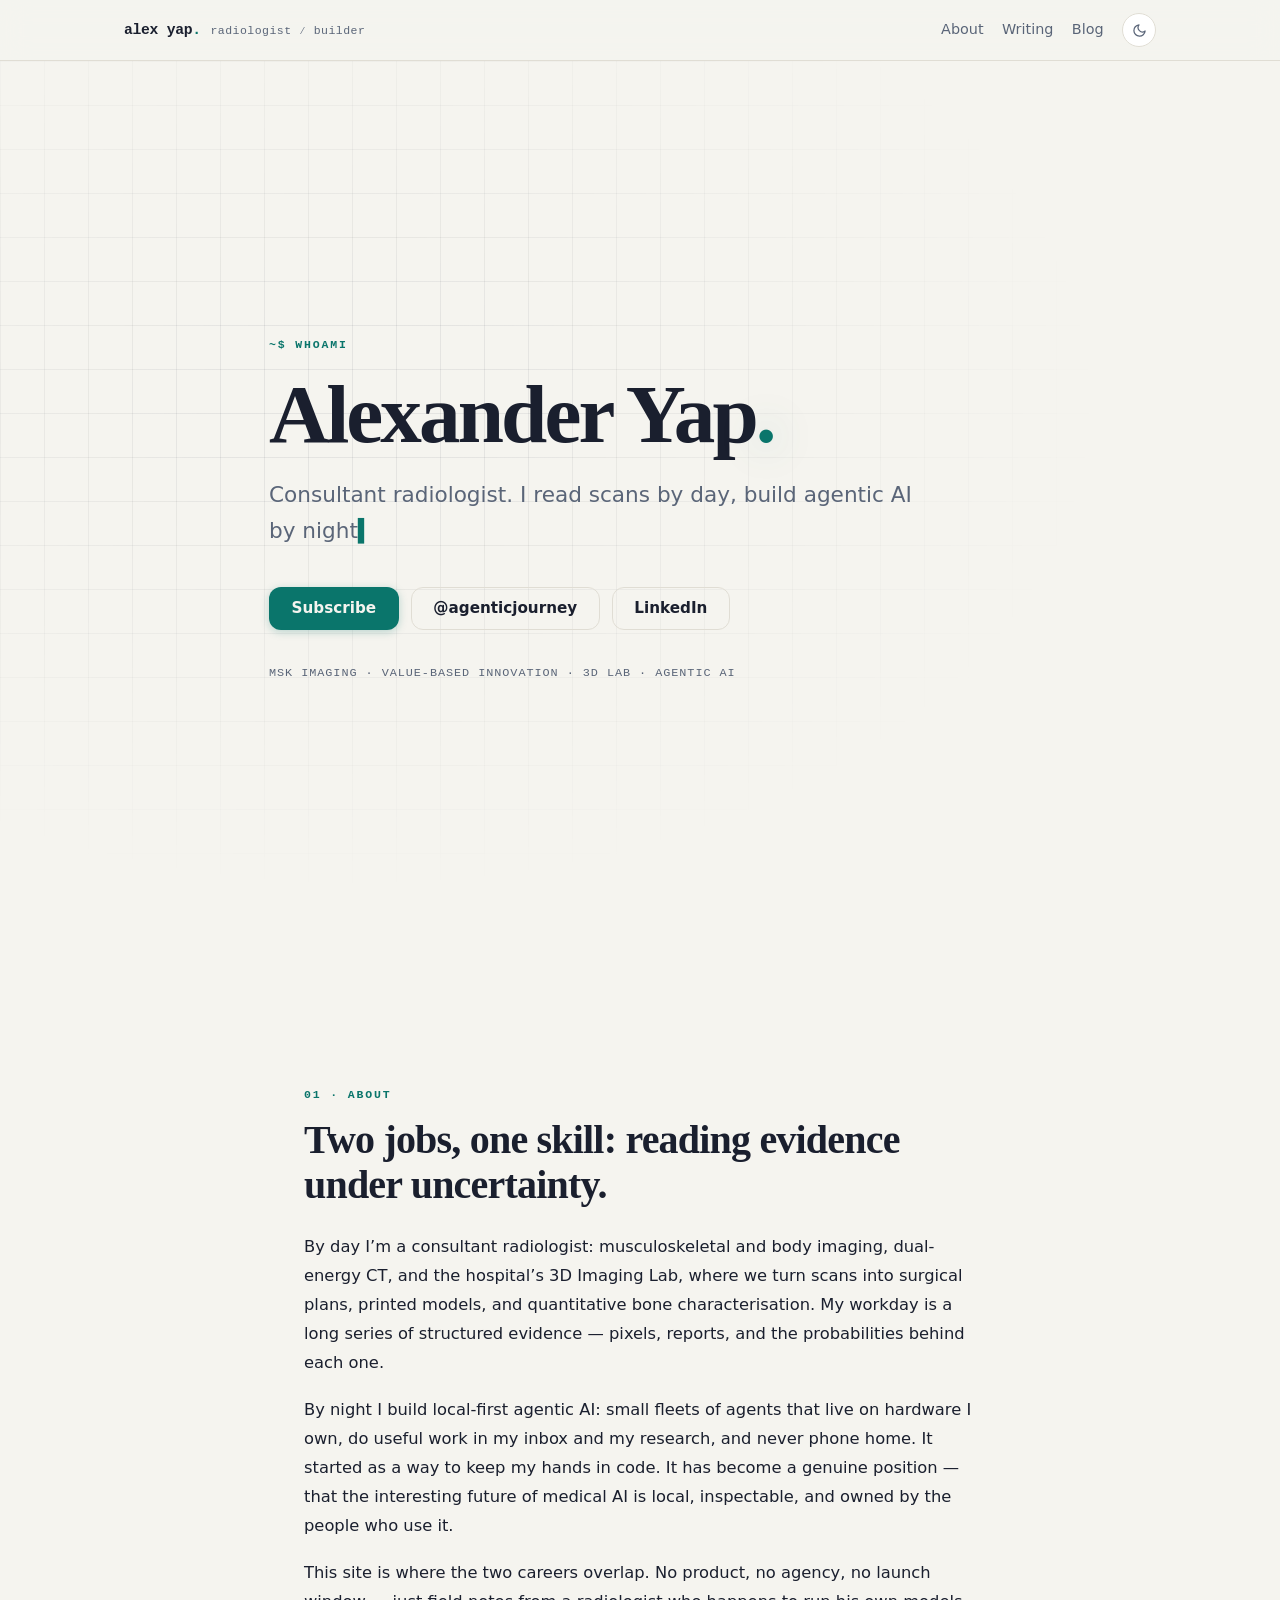
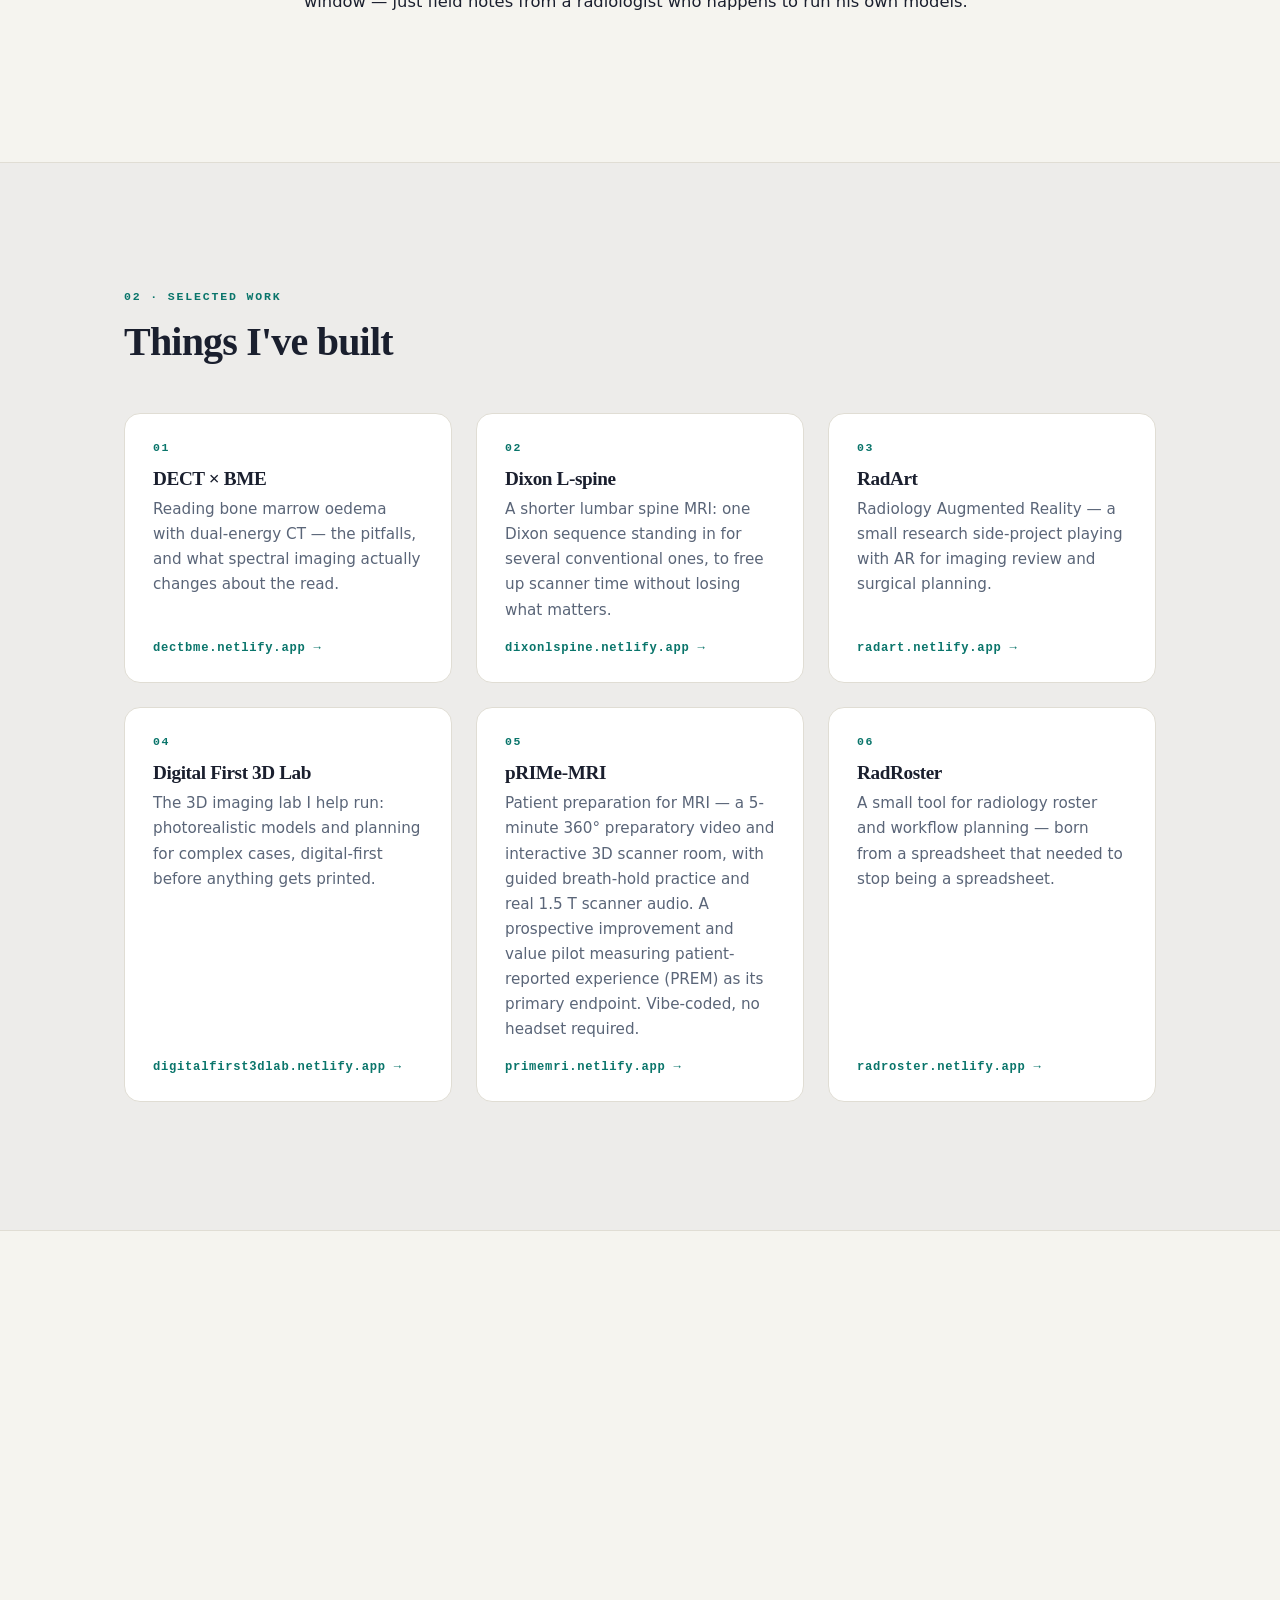
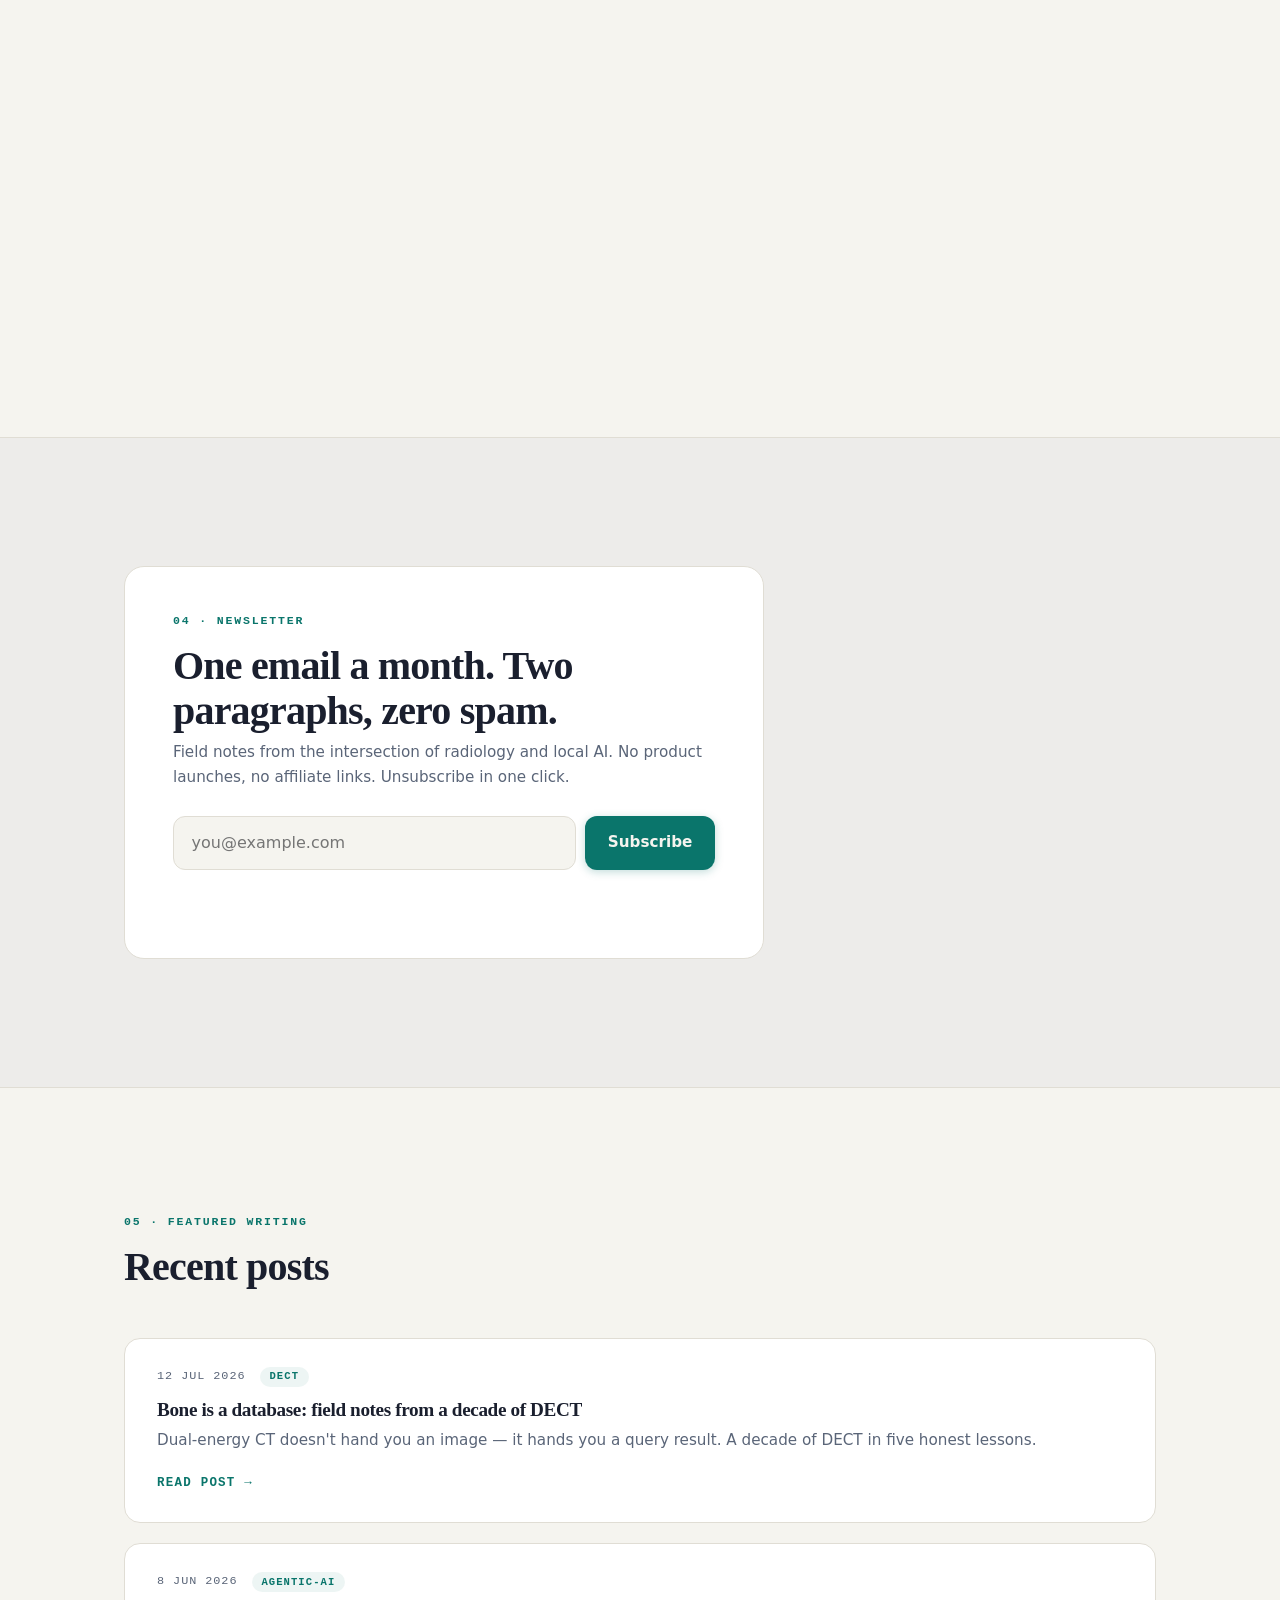
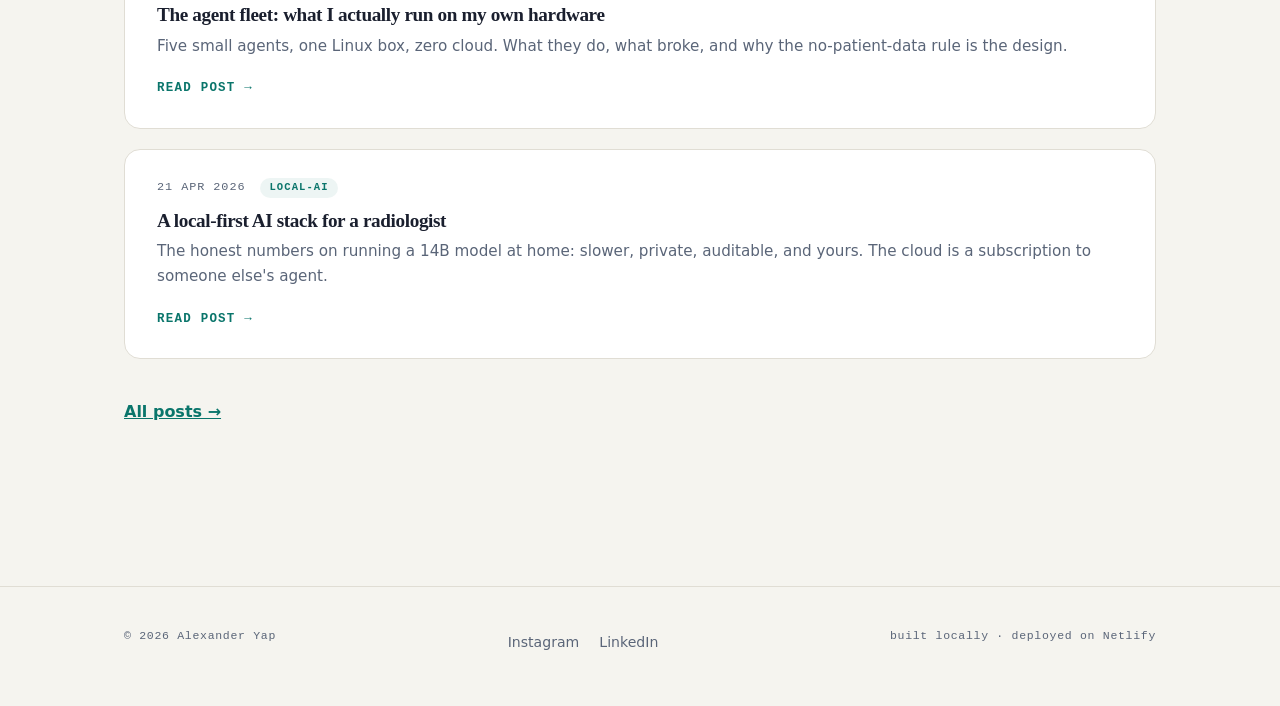
<file: index.html>
<!doctype html>
<html lang="en">
<head>
  <meta charset="utf-8">
  <meta name="viewport" content="width=device-width, initial-scale=1">
  <title>Alexander Yap — Consultant Radiologist · Agentic AI Builder</title>
  <meta name="description" content="Alexander Yap is a consultant radiologist (MSK, body imaging, DECT, 3D Imaging Lab) who builds local-first agentic AI. Field notes from both careers.">
  <link rel="icon" href="data:image/svg+xml,%3Csvg xmlns='http://www.w3.org/2000/svg' viewBox='0 0 64 64'%3E%3Crect width='64' height='64' rx='14' fill='%232dd4bf'/%3E%3Ctext x='32' y='44' font-family='monospace' font-size='38' font-weight='700' text-anchor='middle' fill='%230b1220'%3Ea%3C/text%3E%3C/svg%3E">
  <script>
    (function () {
      var t = localStorage.getItem("theme") || (matchMedia("(prefers-color-scheme: dark)").matches ? "dark" : "light");
      document.documentElement.dataset.theme = t;
    })();
  </script>
  <link rel="stylesheet" href="assets/styles.css">
</head>
<body>
  <div class="scroll-progress" aria-hidden="true"></div>
  <a class="skip" href="#main">Skip to content</a>

  <header class="nav">
    <div class="container nav-inner">
      <a class="brand" href="index.html">alex yap<span class="t">.</span><span class="brand-sub">radiologist ∕ builder</span></a>
      <nav class="nav-links" aria-label="Primary">
        <a href="#about">About</a>
        <a href="#writing">Writing</a>
        <a href="blog.html">Blog</a>
        <button class="theme-btn" type="button" aria-label="Toggle color theme">
          <svg class="icon-sun" width="15" height="15" viewBox="0 0 24 24" fill="none" stroke="currentColor" stroke-width="2" stroke-linecap="round" aria-hidden="true"><circle cx="12" cy="12" r="4"/><path d="M12 2v2m0 16v2M4.9 4.9l1.4 1.4m11.4 11.4 1.4 1.4M2 12h2m16 0h2M4.9 19.1l1.4-1.4m11.4-11.4 1.4-1.4"/></svg>
          <svg class="icon-moon" width="15" height="15" viewBox="0 0 24 24" fill="none" stroke="currentColor" stroke-width="2" stroke-linecap="round" stroke-linejoin="round" aria-hidden="true"><path d="M21 12.8A9 9 0 1 1 11.2 3a7 7 0 0 0 9.8 9.8Z"/></svg>
        </button>
      </nav>
    </div>
  </header>

  <main id="main">
    <!-- hero -->
    <section class="hero">
      <div class="container">
        <p class="label hero-anim" style="--d:.1s">~$ whoami</p>
        <h1 class="hero-anim" style="--d:.2s">Alexander Yap<span class="accent">.</span></h1>
        <p class="lede hero-anim" style="--d:.35s">Consultant radiologist. I read scans by day, build agentic&nbsp;AI by&nbsp;night<span class="cursor" aria-hidden="true">▍</span></p>
        <div class="hero-ctas hero-anim" style="--d:.5s">
          <a class="btn btn-primary" href="#newsletter">Subscribe</a>
          <a class="btn btn-ghost" href="https://instagram.com/agenticjourney" target="_blank" rel="me">@agenticjourney</a>
          <a class="btn btn-ghost" href="https://www.linkedin.com/in/alexanderyaprad/" target="_blank" rel="noopener">LinkedIn</a>
        </div>
        <p class="hero-meta hero-anim" style="--d:.65s">MSK Imaging · Value-Based Innovation · 3D Lab · Agentic AI</p>
      </div>
    </section>

    <!-- about -->
    <section id="about" class="section">
      <div class="container narrow">
        <p class="label reveal">01 · about</p>
        <h2 class="reveal">Two jobs, one skill: reading evidence under uncertainty.</h2>
        <div class="prose reveal">
          <p>By day I’m a consultant radiologist: musculoskeletal and body imaging, dual-energy CT, and the hospital’s 3D Imaging Lab, where we turn scans into surgical plans, printed models, and quantitative bone characterisation. My workday is a long series of structured evidence — pixels, reports, and the probabilities behind each one.</p>
          <p>By night I build local-first agentic AI: small fleets of agents that live on hardware I own, do useful work in my inbox and my research, and never phone home. It started as a way to keep my hands in code. It has become a genuine position — that the interesting future of medical AI is local, inspectable, and owned by the people who use it.</p>
          <p>This site is where the two careers overlap. No product, no agency, no launch window — just field notes from a radiologist who happens to run his own models.</p>
        </div>
      </div>
    </section>

    <!-- selected work -->
    <section class="section alt">
      <div class="container">
        <div class="section-head">
          <p class="label reveal">02 · selected work</p>
          <h2 class="reveal">Things I've built</h2>
        </div>
        <div class="work-grid">
          <a class="work reveal" href="https://dectbme.netlify.app" target="_blank" rel="noopener">
            <span class="num">01</span>
            <h3>DECT × BME</h3>
            <p>Reading bone marrow oedema with dual-energy CT — the pitfalls, and what spectral imaging actually changes about the read.</p>
            <span class="visit">dectbme.netlify.app →</span>
          </a>
          <a class="work reveal" style="--d:.06s" href="https://dixonlspine.netlify.app" target="_blank" rel="noopener">
            <span class="num">02</span>
            <h3>Dixon L-spine</h3>
            <p>A shorter lumbar spine MRI: one Dixon sequence standing in for several conventional ones, to free up scanner time without losing what matters.</p>
            <span class="visit">dixonlspine.netlify.app →</span>
          </a>
          <a class="work reveal" style="--d:.12s" href="https://radart.netlify.app" target="_blank" rel="noopener">
            <span class="num">03</span>
            <h3>RadArt</h3>
            <p>Radiology Augmented Reality — a small research side-project playing with AR for imaging review and surgical planning.</p>
            <span class="visit">radart.netlify.app →</span>
          </a>
          <a class="work reveal" style="--d:.06s" href="https://digitalfirst3dlab.netlify.app" target="_blank" rel="noopener">
            <span class="num">04</span>
            <h3>Digital First 3D Lab</h3>
            <p>The 3D imaging lab I help run: photorealistic models and planning for complex cases, digital-first before anything gets printed.</p>
            <span class="visit">digitalfirst3dlab.netlify.app →</span>
          </a>
          <a class="work reveal" style="--d:.12s" href="https://primemri.netlify.app" target="_blank" rel="noopener">
            <span class="num">05</span>
            <h3>pRIMe-MRI</h3>
            <p>Patient preparation for MRI — a 5-minute 360° preparatory video and interactive 3D scanner room, with guided breath-hold practice and real 1.5 T scanner audio. A prospective improvement and value pilot measuring patient-reported experience (PREM) as its primary endpoint. Vibe-coded, no headset required.</p>
            <span class="visit">primemri.netlify.app →</span>
          </a>
          <a class="work reveal" style="--d:.06s" href="https://radroster.netlify.app" target="_blank" rel="noopener">
            <span class="num">06</span>
            <h3>RadRoster</h3>
            <p>A small tool for radiology roster and workflow planning — born from a spreadsheet that needed to stop being a spreadsheet.</p>
            <span class="visit">radroster.netlify.app →</span>
          </a>
        </div>
      </div>
    </section>

    <!-- pillars -->
    <section class="section">
      <div class="container">
        <div class="section-head">
          <p class="label reveal">03 · what i care about</p>
          <h2 class="reveal">What I care about</h2>
        </div>
        <div class="grid grid-2">
          <div class="card reveal">
            <span class="num">01</span>
            <h3>MSK Imaging</h3>
            <p>Musculoskeletal radiology, dual-energy CT, bone marrow oedema, occult fractures — the daily work of reading scans under uncertainty.</p>
          </div>
          <div class="card reveal" style="--d:.06s">
            <span class="num">02</span>
            <h3>Value-Based Innovations</h3>
            <p>Protocol redesign, sustainability, responsible AI adoption — making imaging better without making it more expensive.</p>
          </div>
          <div class="card reveal" style="--d:.12s">
            <span class="num">03</span>
            <h3>3D Lab</h3>
            <p>Advanced visualisation, cinematic rendering, XR, medical 3D printing — turning scans into something you can hold.</p>
          </div>
          <div class="card reveal" style="--d:.18s">
            <span class="num">04</span>
            <h3>Agentic AI</h3>
            <p>Local-first agents, self-hosted models, the intersection where medicine meets personal computing.</p>
          </div>
        </div>
      </div>
    </section>

    <!-- newsletter -->
    <section id="newsletter" class="section alt">
      <div class="container">
        <div class="signup reveal">
          <p class="label">04 · newsletter</p>
          <h2>One email a month. Two paragraphs, zero spam.</h2>
          <p class="sub">Field notes from the intersection of radiology and local AI. No product launches, no affiliate links. Unsubscribe in one click.</p>
          <!--
            BUTTONDOWN: replace YOUR_BUTTONDOWN_USERNAME with your Buttondown
            email/username. See README.md, step 5, for how to get it.
          -->
          <form id="newsletter-form" class="signup-form"
                action="https://buttondown.email/api/emails/subscribe?access_code=YOUR_BUTTONDOWN_USERNAME">
            <label class="skip" for="newsletter-email">Email address</label>
            <input type="email" id="newsletter-email" name="email" placeholder="you@example.com" required autocomplete="email">
            <button class="btn btn-primary" type="submit">Subscribe</button>
          </form>
          <p class="signup-msg" id="newsletter-msg" role="status" aria-live="polite"></p>
        </div>
      </div>
    </section>

    <!-- featured writing -->
    <section id="writing" class="section">
      <div class="container">
        <div class="section-head">
          <p class="label reveal">05 · featured writing</p>
          <h2 class="reveal">Recent posts</h2>
        </div>
        <div class="post-grid" id="post-grid" data-posts="featured"></div>
        <a class="all-posts" href="blog.html">All posts →</a>
      </div>
    </section>
  </main>

  <footer class="footer">
    <div class="container footer-inner">
      <p class="colophon">© <span id="year">2026</span> Alexander Yap</p>
      <nav class="footer-links" aria-label="Elsewhere">
        <a href="https://instagram.com/agenticjourney" target="_blank" rel="me">Instagram</a>
        <a href="https://www.linkedin.com/in/alexanderyaprad/" target="_blank" rel="noopener">LinkedIn</a>
      </nav>
      <p class="colophon">built locally · deployed on Netlify</p>
    </div>
  </footer>

  <script src="assets/script.js"></script>
</body>
</html>
</file>
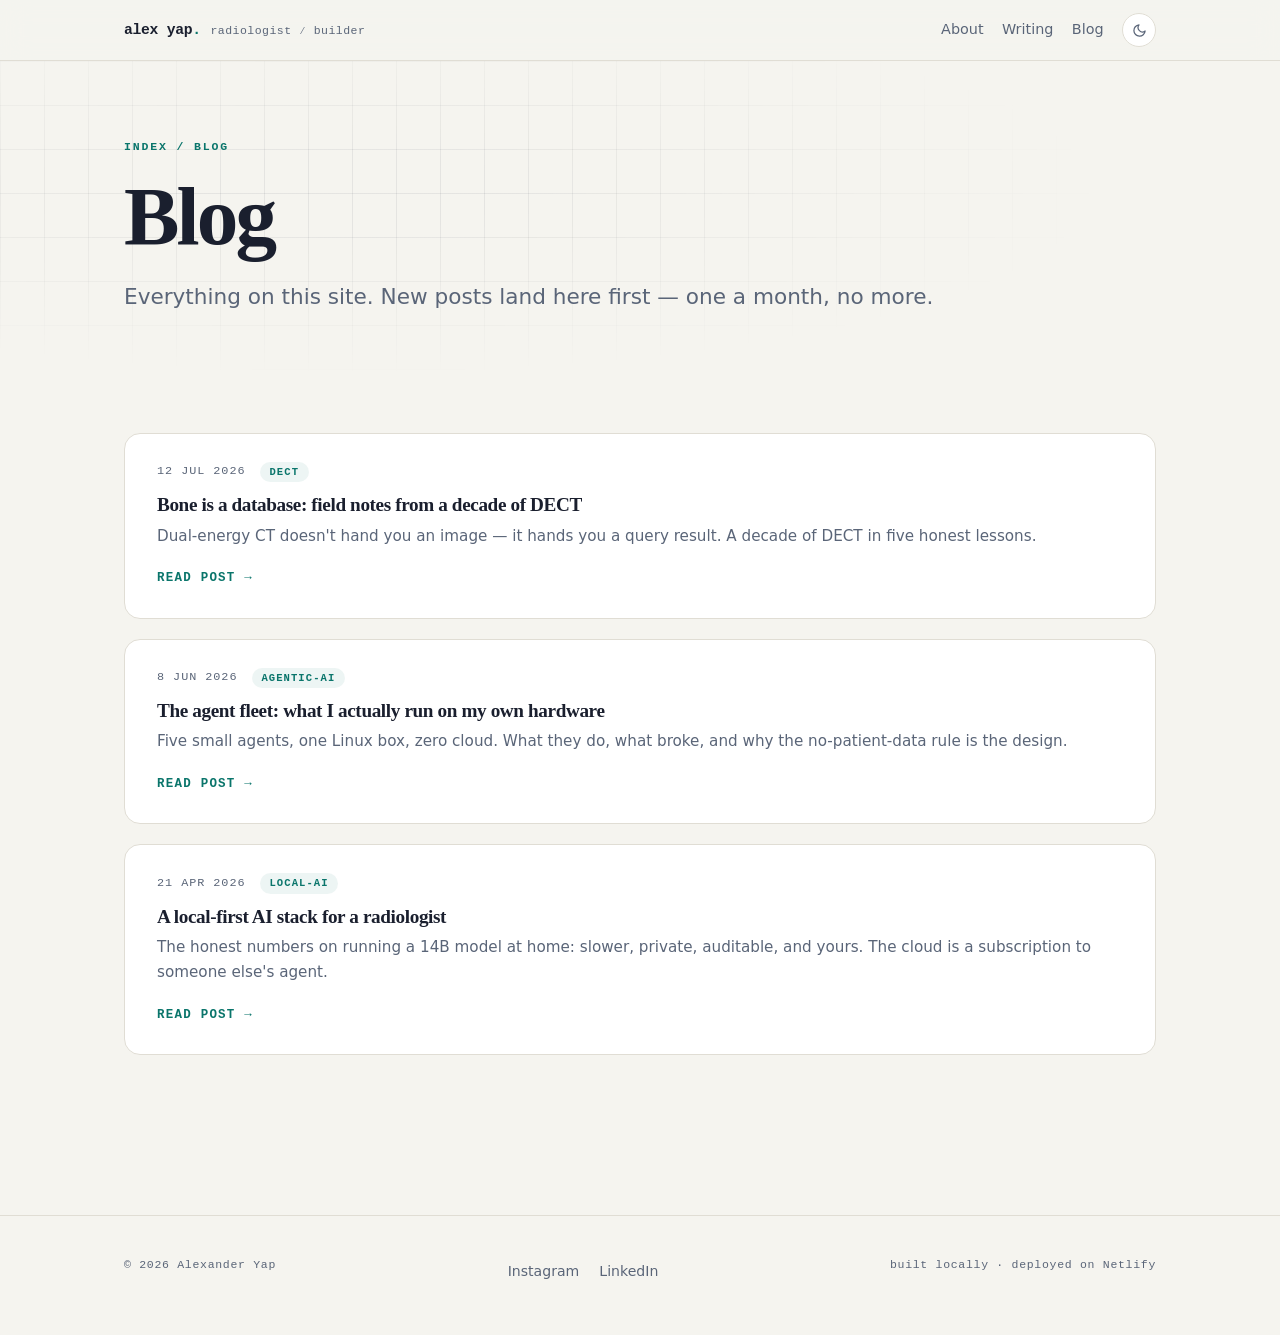
<file: blog.html>
<!doctype html>
<html lang="en">
<head>
  <meta charset="utf-8">
  <meta name="viewport" content="width=device-width, initial-scale=1">
  <title>Blog — Alexander Yap</title>
  <meta name="description" content="All posts from Alexander Yap: agentic & local-first AI, healthcare & radiology AI, and the journey between two careers.">
  <link rel="icon" href="data:image/svg+xml,%3Csvg xmlns='http://www.w3.org/2000/svg' viewBox='0 0 64 64'%3E%3Crect width='64' height='64' rx='14' fill='%232dd4bf'/%3E%3Ctext x='32' y='44' font-family='monospace' font-size='38' font-weight='700' text-anchor='middle' fill='%230b1220'%3Ea%3C/text%3E%3C/svg%3E">
  <script>
    (function () {
      var t = localStorage.getItem("theme") || (matchMedia("(prefers-color-scheme: dark)").matches ? "dark" : "light");
      document.documentElement.dataset.theme = t;
    })();
  </script>
  <link rel="stylesheet" href="assets/styles.css">
</head>
<body>
  <div class="scroll-progress" aria-hidden="true"></div>
  <a class="skip" href="#main">Skip to content</a>

  <header class="nav">
    <div class="container nav-inner">
      <a class="brand" href="index.html">alex yap<span class="t">.</span><span class="brand-sub">radiologist ∕ builder</span></a>
      <nav class="nav-links" aria-label="Primary">
        <a href="index.html#about">About</a>
        <a href="index.html#writing">Writing</a>
        <a href="blog.html">Blog</a>
        <button class="theme-btn" type="button" aria-label="Toggle color theme">
          <svg class="icon-sun" width="15" height="15" viewBox="0 0 24 24" fill="none" stroke="currentColor" stroke-width="2" stroke-linecap="round" aria-hidden="true"><circle cx="12" cy="12" r="4"/><path d="M12 2v2m0 16v2M4.9 4.9l1.4 1.4m11.4 11.4 1.4 1.4M2 12h2m16 0h2M4.9 19.1l1.4-1.4m11.4-11.4 1.4-1.4"/></svg>
          <svg class="icon-moon" width="15" height="15" viewBox="0 0 24 24" fill="none" stroke="currentColor" stroke-width="2" stroke-linecap="round" stroke-linejoin="round" aria-hidden="true"><path d="M21 12.8A9 9 0 1 1 11.2 3a7 7 0 0 0 9.8 9.8Z"/></svg>
        </button>
      </nav>
    </div>
  </header>

  <main id="main">
    <section class="hero hero-sm">
      <div class="container">
        <p class="label reveal">index / blog</p>
        <h1 class="reveal" style="--d:.05s">Blog</h1>
        <p class="lede reveal" style="--d:.1s">Everything on this site. New posts land here first — one a month, no more.</p>
      </div>
    </section>

    <section class="section" style="padding-top: 2rem;">
      <div class="container">
        <div class="post-grid" id="post-grid" data-posts="all"></div>
      </div>
    </section>
  </main>

  <footer class="footer">
    <div class="container footer-inner">
      <p class="colophon">© <span id="year">2026</span> Alexander Yap</p>
      <nav class="footer-links" aria-label="Elsewhere">
        <a href="https://instagram.com/agenticjourney" target="_blank" rel="me">Instagram</a>
        <a href="https://www.linkedin.com/in/alexanderyaprad/" target="_blank" rel="noopener">LinkedIn</a>
      </nav>
      <p class="colophon">built locally · deployed on Netlify</p>
    </div>
  </footer>

  <script src="assets/script.js"></script>
</body>
</html>
</file>
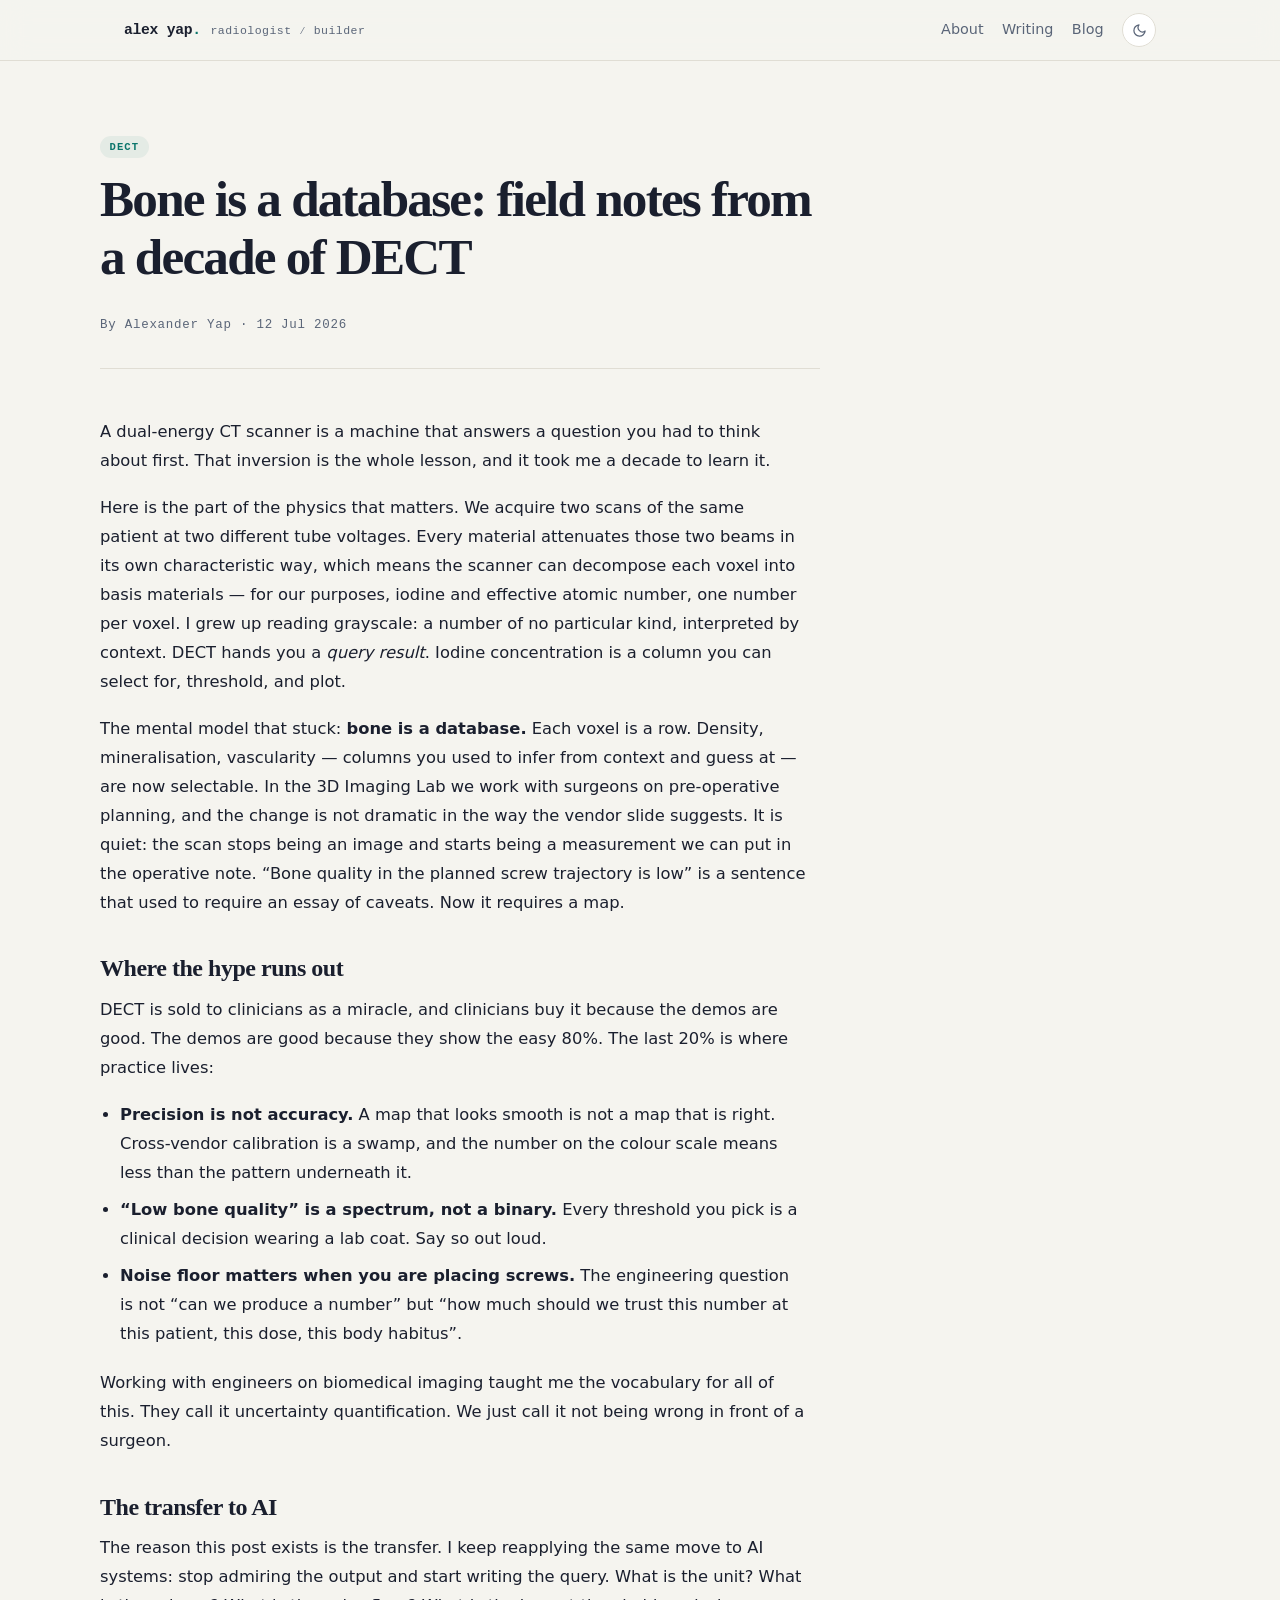
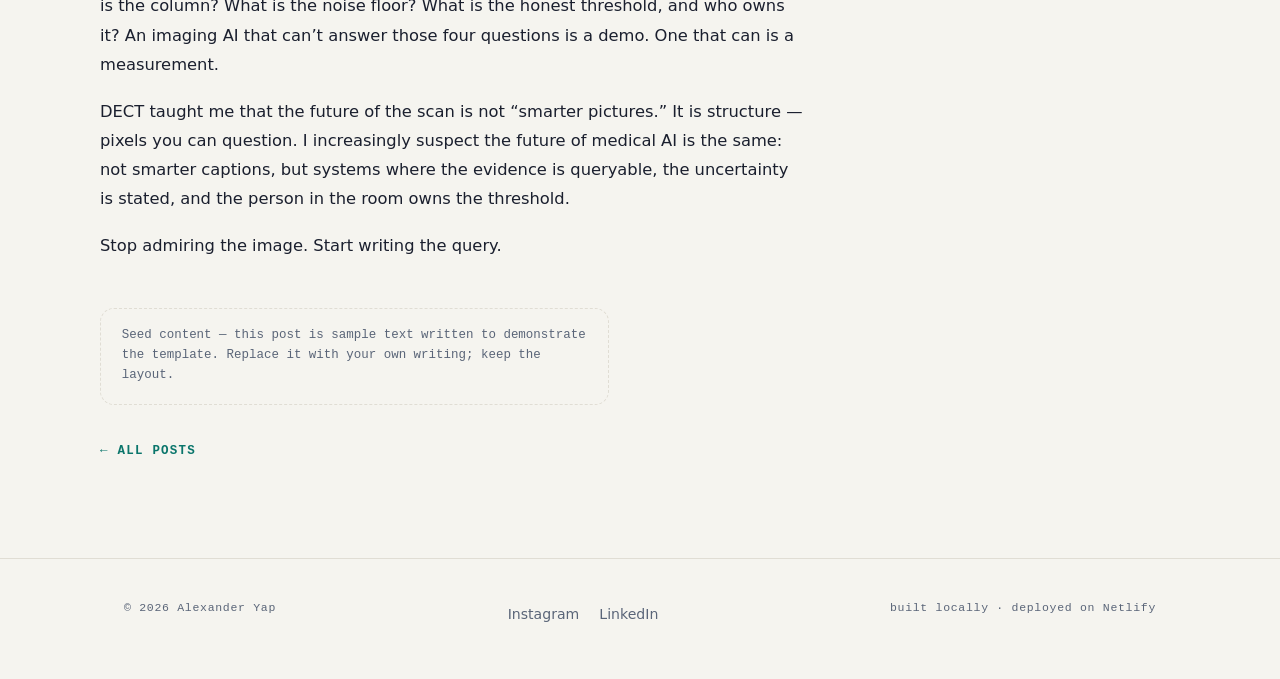
<file: posts/dect-bone-is-a-database.html>
<!doctype html>
<html lang="en">
<head>
  <meta charset="utf-8">
  <meta name="viewport" content="width=device-width, initial-scale=1">
  <title>Bone is a database: field notes from a decade of DECT — Alexander Yap</title>
  <meta name="description" content="Dual-energy CT doesn't hand you an image — it hands you a query result. A decade of DECT in five honest lessons.">
  <link rel="icon" href="data:image/svg+xml,%3Csvg xmlns='http://www.w3.org/2000/svg' viewBox='0 0 64 64'%3E%3Crect width='64' height='64' rx='14' fill='%232dd4bf'/%3E%3Ctext x='32' y='44' font-family='monospace' font-size='38' font-weight='700' text-anchor='middle' fill='%230b1220'%3Ea%3C/text%3E%3C/svg%3E">
  <script>
    (function () {
      var t = localStorage.getItem("theme") || (matchMedia("(prefers-color-scheme: dark)").matches ? "dark" : "light");
      document.documentElement.dataset.theme = t;
    })();
  </script>
  <link rel="stylesheet" href="../assets/styles.css">
</head>
<body>
  <a class="skip" href="#main">Skip to content</a>

  <header class="nav">
    <div class="container nav-inner">
      <a class="brand" href="../index.html">alex yap<span class="t">.</span><span class="brand-sub">radiologist ∕ builder</span></a>
      <nav class="nav-links" aria-label="Primary">
        <a href="../index.html#about">About</a>
      <a href="../index.html#writing">Writing</a>
        <a href="../blog.html">Blog</a>
        <button class="theme-btn" type="button" aria-label="Toggle color theme">
          <svg class="icon-sun" width="15" height="15" viewBox="0 0 24 24" fill="none" stroke="currentColor" stroke-width="2" stroke-linecap="round" aria-hidden="true"><circle cx="12" cy="12" r="4"/><path d="M12 2v2m0 16v2M4.9 4.9l1.4 1.4m11.4 11.4 1.4 1.4M2 12h2m16 0h2M4.9 19.1l1.4-1.4m11.4-11.4 1.4-1.4"/></svg>
          <svg class="icon-moon" width="15" height="15" viewBox="0 0 24 24" fill="none" stroke="currentColor" stroke-width="2" stroke-linecap="round" stroke-linejoin="round" aria-hidden="true"><path d="M21 12.8A9 9 0 1 1 11.2 3a7 7 0 0 0 9.8 9.8Z"/></svg>
        </button>
      </nav>
    </div>
  </header>

  <main id="main">
    <article class="post-page container">
      <header>
        <p class="label"><span class="tag">dect</span></p>
        <h1>Bone is a database: field notes from a decade of DECT</h1>
        <p class="meta">By Alexander Yap · <time datetime="2026-07-12">12 Jul 2026</time></p>
      </header>

      <div class="prose">
        <p>A dual-energy CT scanner is a machine that answers a question you had to think about first. That inversion is the whole lesson, and it took me a decade to learn it.</p>
        <p>Here is the part of the physics that matters. We acquire two scans of the same patient at two different tube voltages. Every material attenuates those two beams in its own characteristic way, which means the scanner can decompose each voxel into basis materials — for our purposes, iodine and effective atomic number, one number per voxel. I grew up reading grayscale: a number of no particular kind, interpreted by context. DECT hands you a <em>query result</em>. Iodine concentration is a column you can select for, threshold, and plot.</p>
        <p>The mental model that stuck: <strong>bone is a database.</strong> Each voxel is a row. Density, mineralisation, vascularity — columns you used to infer from context and guess at — are now selectable. In the 3D Imaging Lab we work with surgeons on pre-operative planning, and the change is not dramatic in the way the vendor slide suggests. It is quiet: the scan stops being an image and starts being a measurement we can put in the operative note. “Bone quality in the planned screw trajectory is low” is a sentence that used to require an essay of caveats. Now it requires a map.</p>
        <h2>Where the hype runs out</h2>
        <p>DECT is sold to clinicians as a miracle, and clinicians buy it because the demos are good. The demos are good because they show the easy 80%. The last 20% is where practice lives:</p>
        <ul>
          <li><strong>Precision is not accuracy.</strong> A map that looks smooth is not a map that is right. Cross-vendor calibration is a swamp, and the number on the colour scale means less than the pattern underneath it.</li>
          <li><strong>“Low bone quality” is a spectrum, not a binary.</strong> Every threshold you pick is a clinical decision wearing a lab coat. Say so out loud.</li>
          <li><strong>Noise floor matters when you are placing screws.</strong> The engineering question is not “can we produce a number” but “how much should we trust this number at this patient, this dose, this body habitus”.</li>
        </ul>
        <p>Working with engineers on biomedical imaging taught me the vocabulary for all of this. They call it uncertainty quantification. We just call it not being wrong in front of a surgeon.</p>
        <h2>The transfer to AI</h2>
        <p>The reason this post exists is the transfer. I keep reapplying the same move to AI systems: stop admiring the output and start writing the query. What is the unit? What is the column? What is the noise floor? What is the honest threshold, and who owns it? An imaging AI that can’t answer those four questions is a demo. One that can is a measurement.</p>
        <p>DECT taught me that the future of the scan is not “smarter pictures.” It is structure — pixels you can question. I increasingly suspect the future of medical AI is the same: not smarter captions, but systems where the evidence is queryable, the uncertainty is stated, and the person in the room owns the threshold.</p>
        <p>Stop admiring the image. Start writing the query.</p>
      </div>

      <aside class="seed-note">Seed content — this post is sample text written to demonstrate the template. Replace it with your own writing; keep the layout.</aside>
      <a class="back" href="../blog.html">← All posts</a>
    </article>
  </main>

  <footer class="footer">
    <div class="container footer-inner">
      <p class="colophon">© <span id="year">2026</span> Alexander Yap</p>
      <nav class="footer-links" aria-label="Elsewhere">
        <a href="https://instagram.com/agenticjourney" target="_blank" rel="me">Instagram</a>
        <a href="https://www.linkedin.com/in/alexanderyaprad/" target="_blank" rel="noopener">LinkedIn</a>
      </nav>
      <p class="colophon">built locally · deployed on Netlify</p>
    </div>
  </footer>

  <script src="../assets/script.js"></script>
</body>
</html>
</file>
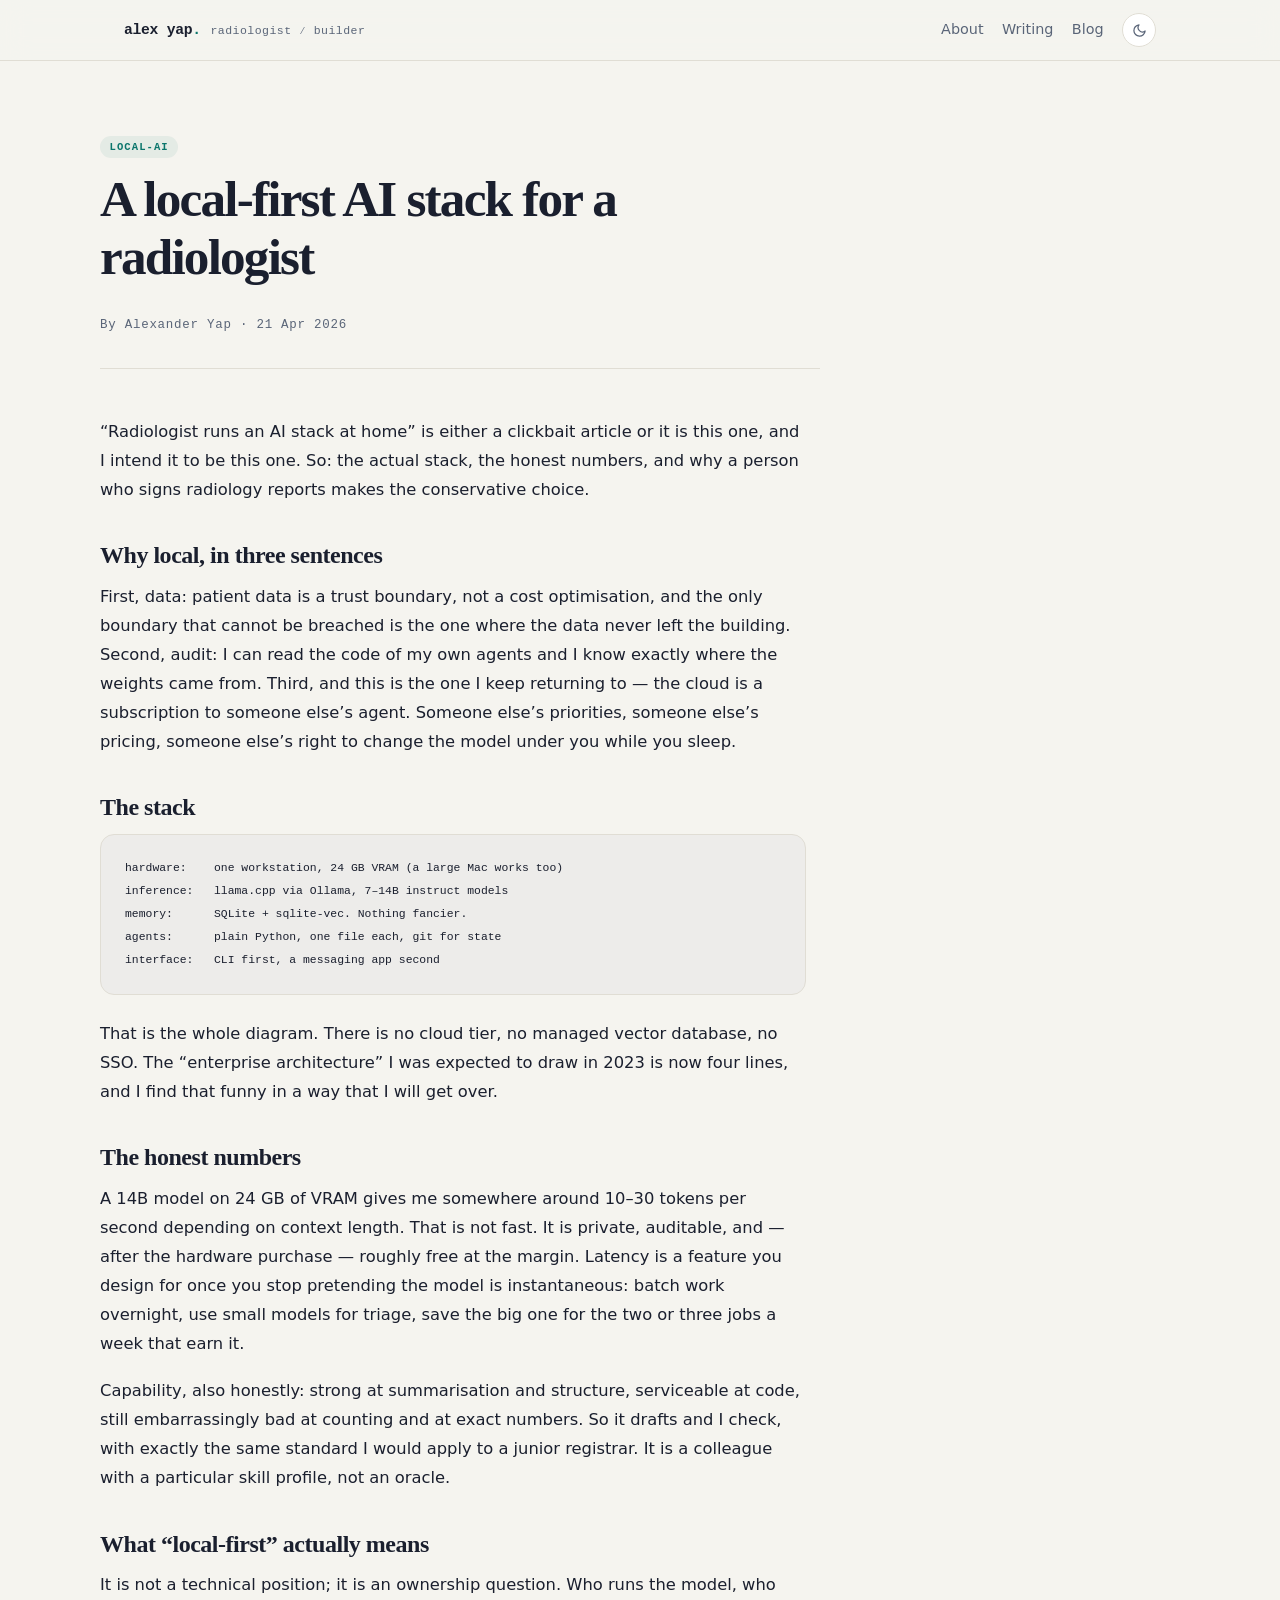
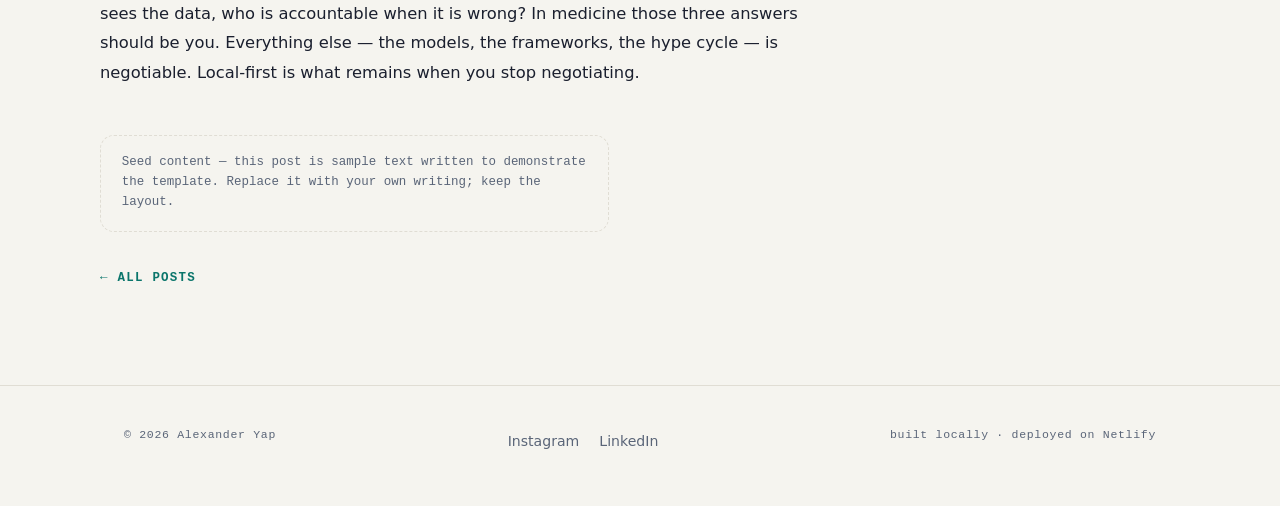
<file: posts/local-first-stack.html>
<!doctype html>
<html lang="en">
<head>
  <meta charset="utf-8">
  <meta name="viewport" content="width=device-width, initial-scale=1">
  <title>A local-first AI stack for a radiologist — Alexander Yap</title>
  <meta name="description" content="The honest numbers on running a 14B model at home: slower, private, auditable, and yours.">
  <link rel="icon" href="data:image/svg+xml,%3Csvg xmlns='http://www.w3.org/2000/svg' viewBox='0 0 64 64'%3E%3Crect width='64' height='64' rx='14' fill='%232dd4bf'/%3E%3Ctext x='32' y='44' font-family='monospace' font-size='38' font-weight='700' text-anchor='middle' fill='%230b1220'%3Ea%3C/text%3E%3C/svg%3E">
  <script>
    (function () {
      var t = localStorage.getItem("theme") || (matchMedia("(prefers-color-scheme: dark)").matches ? "dark" : "light");
      document.documentElement.dataset.theme = t;
    })();
  </script>
  <link rel="stylesheet" href="../assets/styles.css">
</head>
<body>
  <a class="skip" href="#main">Skip to content</a>

  <header class="nav">
    <div class="container nav-inner">
      <a class="brand" href="../index.html">alex yap<span class="t">.</span><span class="brand-sub">radiologist ∕ builder</span></a>
      <nav class="nav-links" aria-label="Primary">
        <a href="../index.html#about">About</a>
      <a href="../index.html#writing">Writing</a>
        <a href="../blog.html">Blog</a>
        <button class="theme-btn" type="button" aria-label="Toggle color theme">
          <svg class="icon-sun" width="15" height="15" viewBox="0 0 24 24" fill="none" stroke="currentColor" stroke-width="2" stroke-linecap="round" aria-hidden="true"><circle cx="12" cy="12" r="4"/><path d="M12 2v2m0 16v2M4.9 4.9l1.4 1.4m11.4 11.4 1.4 1.4M2 12h2m16 0h2M4.9 19.1l1.4-1.4m11.4-11.4 1.4-1.4"/></svg>
          <svg class="icon-moon" width="15" height="15" viewBox="0 0 24 24" fill="none" stroke="currentColor" stroke-width="2" stroke-linecap="round" stroke-linejoin="round" aria-hidden="true"><path d="M21 12.8A9 9 0 1 1 11.2 3a7 7 0 0 0 9.8 9.8Z"/></svg>
        </button>
      </nav>
    </div>
  </header>

  <main id="main">
    <article class="post-page container">
      <header>
        <p class="label"><span class="tag">local-ai</span></p>
        <h1>A local-first AI stack for a radiologist</h1>
        <p class="meta">By Alexander Yap · <time datetime="2026-04-21">21 Apr 2026</time></p>
      </header>

      <div class="prose">
        <p>“Radiologist runs an AI stack at home” is either a clickbait article or it is this one, and I intend it to be this one. So: the actual stack, the honest numbers, and why a person who signs radiology reports makes the conservative choice.</p>
        <h2>Why local, in three sentences</h2>
        <p>First, data: patient data is a trust boundary, not a cost optimisation, and the only boundary that cannot be breached is the one where the data never left the building. Second, audit: I can read the code of my own agents and I know exactly where the weights came from. Third, and this is the one I keep returning to — the cloud is a subscription to someone else’s agent. Someone else’s priorities, someone else’s pricing, someone else’s right to change the model under you while you sleep.</p>
        <h2>The stack</h2>
<pre><code>hardware:    one workstation, 24 GB VRAM (a large Mac works too)
inference:   llama.cpp via Ollama, 7–14B instruct models
memory:      SQLite + sqlite-vec. Nothing fancier.
agents:      plain Python, one file each, git for state
interface:   CLI first, a messaging app second</code></pre>
        <p>That is the whole diagram. There is no cloud tier, no managed vector database, no SSO. The “enterprise architecture” I was expected to draw in 2023 is now four lines, and I find that funny in a way that I will get over.</p>
        <h2>The honest numbers</h2>
        <p>A 14B model on 24 GB of VRAM gives me somewhere around 10–30 tokens per second depending on context length. That is not fast. It is private, auditable, and — after the hardware purchase — roughly free at the margin. Latency is a feature you design for once you stop pretending the model is instantaneous: batch work overnight, use small models for triage, save the big one for the two or three jobs a week that earn it.</p>
        <p>Capability, also honestly: strong at summarisation and structure, serviceable at code, still embarrassingly bad at counting and at exact numbers. So it drafts and I check, with exactly the same standard I would apply to a junior registrar. It is a colleague with a particular skill profile, not an oracle.</p>
        <h2>What “local-first” actually means</h2>
        <p>It is not a technical position; it is an ownership question. Who runs the model, who sees the data, who is accountable when it is wrong? In medicine those three answers should be you. Everything else — the models, the frameworks, the hype cycle — is negotiable. Local-first is what remains when you stop negotiating.</p>
      </div>

      <aside class="seed-note">Seed content — this post is sample text written to demonstrate the template. Replace it with your own writing; keep the layout.</aside>
      <a class="back" href="../blog.html">← All posts</a>
    </article>
  </main>

  <footer class="footer">
    <div class="container footer-inner">
      <p class="colophon">© <span id="year">2026</span> Alexander Yap</p>
      <nav class="footer-links" aria-label="Elsewhere">
        <a href="https://instagram.com/agenticjourney" target="_blank" rel="me">Instagram</a>
        <a href="https://www.linkedin.com/in/alexanderyaprad/" target="_blank" rel="noopener">LinkedIn</a>
      </nav>
      <p class="colophon">built locally · deployed on Netlify</p>
    </div>
  </footer>

  <script src="../assets/script.js"></script>
</body>
</html>
</file>
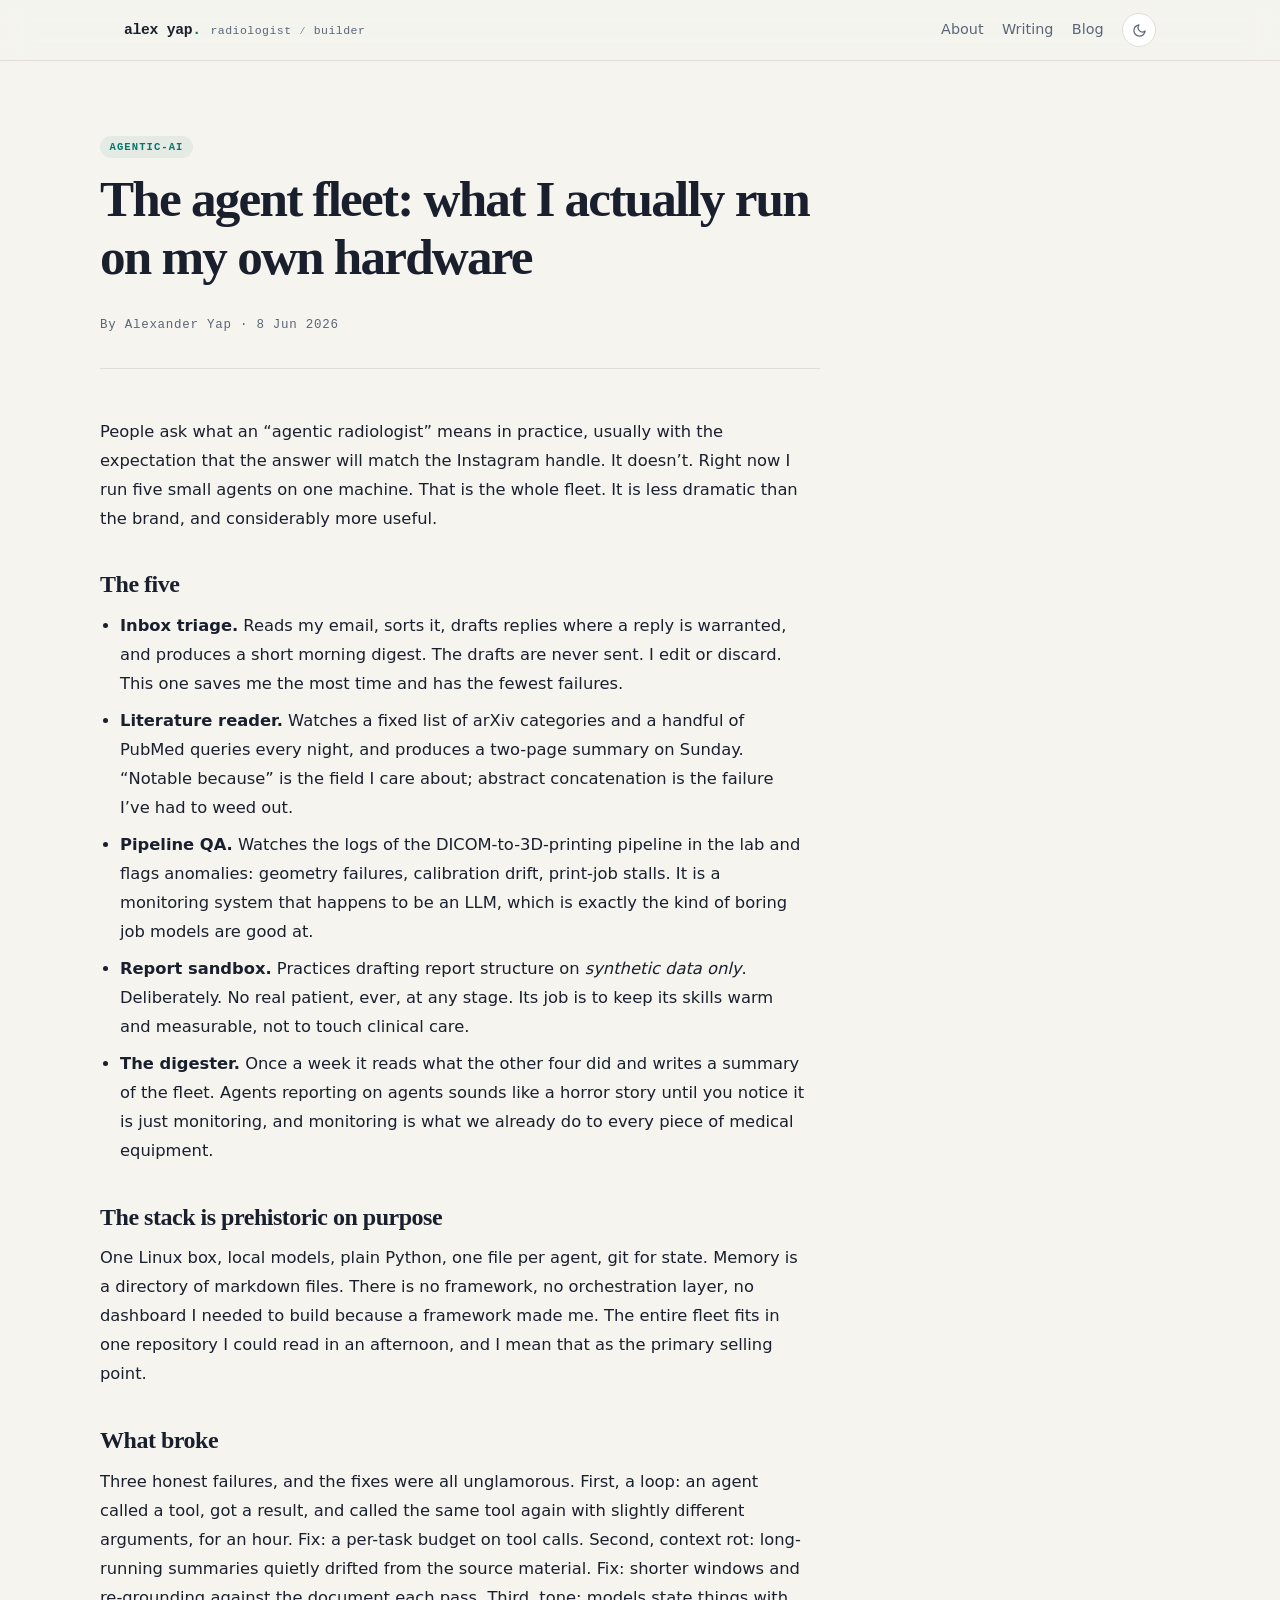
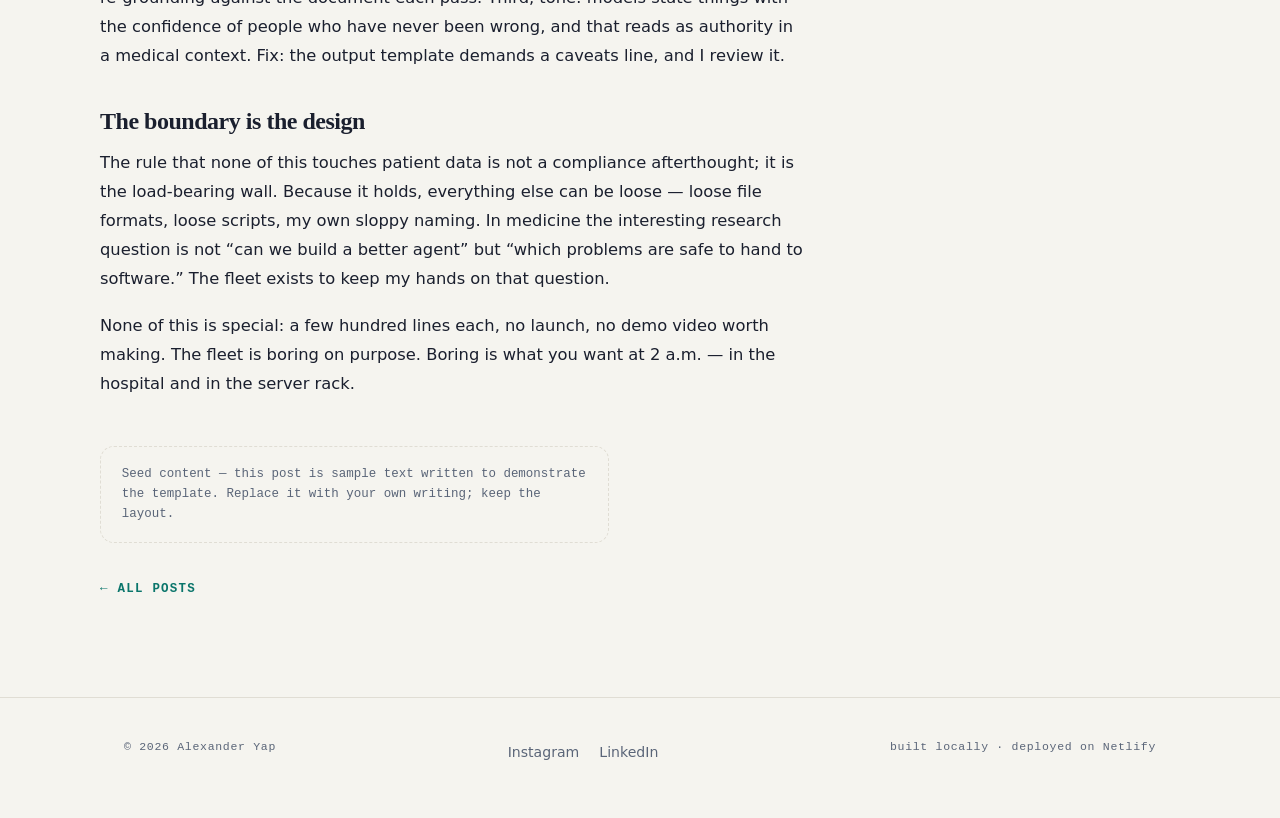
<file: posts/the-agent-fleet.html>
<!doctype html>
<html lang="en">
<head>
  <meta charset="utf-8">
  <meta name="viewport" content="width=device-width, initial-scale=1">
  <title>The agent fleet: what I actually run on my own hardware — Alexander Yap</title>
  <meta name="description" content="Five small agents, one Linux box, zero cloud. What they do, what broke, and why the no-patient-data rule is the design.">
  <link rel="icon" href="data:image/svg+xml,%3Csvg xmlns='http://www.w3.org/2000/svg' viewBox='0 0 64 64'%3E%3Crect width='64' height='64' rx='14' fill='%232dd4bf'/%3E%3Ctext x='32' y='44' font-family='monospace' font-size='38' font-weight='700' text-anchor='middle' fill='%230b1220'%3Ea%3C/text%3E%3C/svg%3E">
  <script>
    (function () {
      var t = localStorage.getItem("theme") || (matchMedia("(prefers-color-scheme: dark)").matches ? "dark" : "light");
      document.documentElement.dataset.theme = t;
    })();
  </script>
  <link rel="stylesheet" href="../assets/styles.css">
</head>
<body>
  <a class="skip" href="#main">Skip to content</a>

  <header class="nav">
    <div class="container nav-inner">
      <a class="brand" href="../index.html">alex yap<span class="t">.</span><span class="brand-sub">radiologist ∕ builder</span></a>
      <nav class="nav-links" aria-label="Primary">
        <a href="../index.html#about">About</a>
      <a href="../index.html#writing">Writing</a>
        <a href="../blog.html">Blog</a>
        <button class="theme-btn" type="button" aria-label="Toggle color theme">
          <svg class="icon-sun" width="15" height="15" viewBox="0 0 24 24" fill="none" stroke="currentColor" stroke-width="2" stroke-linecap="round" aria-hidden="true"><circle cx="12" cy="12" r="4"/><path d="M12 2v2m0 16v2M4.9 4.9l1.4 1.4m11.4 11.4 1.4 1.4M2 12h2m16 0h2M4.9 19.1l1.4-1.4m11.4-11.4 1.4-1.4"/></svg>
          <svg class="icon-moon" width="15" height="15" viewBox="0 0 24 24" fill="none" stroke="currentColor" stroke-width="2" stroke-linecap="round" stroke-linejoin="round" aria-hidden="true"><path d="M21 12.8A9 9 0 1 1 11.2 3a7 7 0 0 0 9.8 9.8Z"/></svg>
        </button>
      </nav>
    </div>
  </header>

  <main id="main">
    <article class="post-page container">
      <header>
        <p class="label"><span class="tag">agentic-ai</span></p>
        <h1>The agent fleet: what I actually run on my own hardware</h1>
        <p class="meta">By Alexander Yap · <time datetime="2026-06-08">8 Jun 2026</time></p>
      </header>

      <div class="prose">
        <p>People ask what an “agentic radiologist” means in practice, usually with the expectation that the answer will match the Instagram handle. It doesn’t. Right now I run five small agents on one machine. That is the whole fleet. It is less dramatic than the brand, and considerably more useful.</p>
        <h2>The five</h2>
        <ul>
          <li><strong>Inbox triage.</strong> Reads my email, sorts it, drafts replies where a reply is warranted, and produces a short morning digest. The drafts are never sent. I edit or discard. This one saves me the most time and has the fewest failures.</li>
          <li><strong>Literature reader.</strong> Watches a fixed list of arXiv categories and a handful of PubMed queries every night, and produces a two-page summary on Sunday. “Notable because” is the field I care about; abstract concatenation is the failure I’ve had to weed out.</li>
          <li><strong>Pipeline QA.</strong> Watches the logs of the DICOM-to-3D-printing pipeline in the lab and flags anomalies: geometry failures, calibration drift, print-job stalls. It is a monitoring system that happens to be an LLM, which is exactly the kind of boring job models are good at.</li>
          <li><strong>Report sandbox.</strong> Practices drafting report structure on <em>synthetic data only</em>. Deliberately. No real patient, ever, at any stage. Its job is to keep its skills warm and measurable, not to touch clinical care.</li>
          <li><strong>The digester.</strong> Once a week it reads what the other four did and writes a summary of the fleet. Agents reporting on agents sounds like a horror story until you notice it is just monitoring, and monitoring is what we already do to every piece of medical equipment.</li>
        </ul>
        <h2>The stack is prehistoric on purpose</h2>
        <p>One Linux box, local models, plain Python, one file per agent, git for state. Memory is a directory of markdown files. There is no framework, no orchestration layer, no dashboard I needed to build because a framework made me. The entire fleet fits in one repository I could read in an afternoon, and I mean that as the primary selling point.</p>
        <h2>What broke</h2>
        <p>Three honest failures, and the fixes were all unglamorous. First, a loop: an agent called a tool, got a result, and called the same tool again with slightly different arguments, for an hour. Fix: a per-task budget on tool calls. Second, context rot: long-running summaries quietly drifted from the source material. Fix: shorter windows and re-grounding against the document each pass. Third, tone: models state things with the confidence of people who have never been wrong, and that reads as authority in a medical context. Fix: the output template demands a caveats line, and I review it.</p>
        <h2>The boundary is the design</h2>
        <p>The rule that none of this touches patient data is not a compliance afterthought; it is the load-bearing wall. Because it holds, everything else can be loose — loose file formats, loose scripts, my own sloppy naming. In medicine the interesting research question is not “can we build a better agent” but “which problems are safe to hand to software.” The fleet exists to keep my hands on that question.</p>
        <p>None of this is special: a few hundred lines each, no launch, no demo video worth making. The fleet is boring on purpose. Boring is what you want at 2 a.m. — in the hospital and in the server rack.</p>
      </div>

      <aside class="seed-note">Seed content — this post is sample text written to demonstrate the template. Replace it with your own writing; keep the layout.</aside>
      <a class="back" href="../blog.html">← All posts</a>
    </article>
  </main>

  <footer class="footer">
    <div class="container footer-inner">
      <p class="colophon">© <span id="year">2026</span> Alexander Yap</p>
      <nav class="footer-links" aria-label="Elsewhere">
        <a href="https://instagram.com/agenticjourney" target="_blank" rel="me">Instagram</a>
        <a href="https://www.linkedin.com/in/alexanderyaprad/" target="_blank" rel="noopener">LinkedIn</a>
      </nav>
      <p class="colophon">built locally · deployed on Netlify</p>
    </div>
  </footer>

  <script src="../assets/script.js"></script>
</body>
</html>
</file>
<file: assets/styles.css>
/* agenticradiologist — cinematic editorial theme
   System fonts, no dependencies. Light/dark via data-theme (set before paint). */

/* ================================================================
   1. TOKENS
   ================================================================ */
:root {
  --bg:            #f5f4ef;
  --surface:       #ffffff;
  --surface-2:     #edecea;
  --text:          #1a1f2e;
  --muted:         #5a6578;
  --border:        #e0ddd4;
  --accent:        #0a756b;
  --on-accent:     #f5f4ef;
  --accent-soft:   rgba(10,117,107,0.07);
  --grid:          rgba(26,31,46,0.07);
  --shadow-sm:     0 1px 3px rgba(16,24,40,0.06), 0 4px 12px rgba(16,24,40,0.04);
  --shadow:        0 4px 8px rgba(16,24,40,0.05), 0 12px 32px rgba(16,24,40,0.08);
  --shadow-lg:     0 8px 16px rgba(16,24,40,0.06), 0 24px 48px rgba(16,24,40,0.10);
  --glow:          0 0 0 1px rgba(10,117,107,0.10), 0 4px 24px rgba(10,117,107,0.06);
  --serif:         "Iowan Old Style","Palatino Linotype",Palatino,Georgia,"Times New Roman",serif;
  --sans:          Inter,system-ui,-apple-system,"Segoe UI",Roboto,sans-serif;
  --mono:          "JetBrains Mono",ui-monospace,"SF Mono",SFMono-Regular,Menlo,Consolas,monospace;
  color-scheme:    light;
}
:root[data-theme="dark"] {
  --bg:            #090e18;
  --surface:       #0f1624;
  --surface-2:     #0c1220;
  --text:          #e4eaf4;
  --muted:         #8899b0;
  --border:        #1e2d48;
  --accent:        #2dd4bf;
  --on-accent:     #041f1a;
  --accent-soft:   rgba(45,212,191,0.08);
  --grid:          rgba(136,153,176,0.10);
  --shadow-sm:     0 1px 4px rgba(0,0,0,0.20), 0 4px 12px rgba(0,0,0,0.15);
  --shadow:        0 4px 8px rgba(0,0,0,0.20), 0 12px 32px rgba(0,0,0,0.25);
  --shadow-lg:     0 8px 16px rgba(0,0,0,0.25), 0 24px 48px rgba(0,0,0,0.30);
  --glow:          0 0 0 1px rgba(45,212,191,0.12), 0 4px 24px rgba(45,212,191,0.06);
  color-scheme:    dark;
}

/* ================================================================
   2. BASE
   ================================================================ */
*,*::before,*::after { box-sizing: border-box; }
html { -webkit-text-size-adjust: 100%; }
body {
  margin: 0;
  background: var(--bg);
  color: var(--text);
  font: 16px/1.65 var(--sans);
  -webkit-font-smoothing: antialiased;
  -moz-osx-font-smoothing: grayscale;
  overflow-x: hidden;
}
h1,h2,h3 { font-family: var(--serif); font-weight: 600; line-height: 1.12; letter-spacing: -0.02em; margin: 0 0 0.6em; }
h1 { font-size: clamp(2.8rem,7.5vw,5.2rem); font-weight: 700; letter-spacing: -0.035em; }
h2 { font-size: clamp(1.7rem,3.8vw,2.5rem); }
h3 { font-size: 1.2rem; }
p  { margin: 0 0 1.1em; }
a  { color: var(--accent); }
::selection { background: var(--accent); color: var(--on-accent); }
:focus-visible { outline: 2px solid var(--accent); outline-offset: 3px; border-radius: 4px; }

.container { max-width: 1080px; margin-inline: auto; padding-inline: 1.5rem; }
.narrow    { max-width: 720px; }
.label {
  font: 600 0.72rem/1 var(--mono);
  letter-spacing: 0.16em; text-transform: uppercase;
  color: var(--accent); margin: 0 0 1.1rem;
}
.accent { color: var(--accent); }

/* ================================================================
   3. SCROLL PROGRESS
   ================================================================ */
.scroll-progress {
  position: fixed; top: 0; left: 0;
  width: 100%; height: 3px;
  background: var(--accent);
  transform-origin: left;
  transform: scaleX(0);
  z-index: 200;
  pointer-events: none;
}

/* ================================================================
   4. SKIP LINK
   ================================================================ */
.skip {
  position: absolute; left: -999px; top: 0; z-index: 300;
  background: var(--accent); color: var(--on-accent);
  padding: 0.6rem 1rem; border-radius: 0 0 8px 0;
  text-decoration: none; font-weight: 600;
}
.skip:focus { left: 0; }

/* ================================================================
   5. NAV
   ================================================================ */
.nav {
  position: sticky; top: 0; z-index: 20;
  background: color-mix(in srgb, var(--bg) 82%, transparent);
  backdrop-filter: blur(14px) saturate(1.3);
  -webkit-backdrop-filter: blur(14px) saturate(1.3);
  border-bottom: 1px solid var(--border);
}
.nav-inner {
  display: flex; align-items: center; justify-content: space-between;
  gap: 1rem; height: 60px;
}
.brand {
  font: 600 0.92rem/1 var(--mono);
  color: var(--text); text-decoration: none; letter-spacing: -0.02em;
}
.brand .t { color: var(--accent); }
.brand-sub {
  font: 400 0.72rem/1 var(--mono); color: var(--muted);
  margin-left: 0.6rem; letter-spacing: 0.04em;
}
.nav-links { display: flex; align-items: center; gap: 1.15rem; }
.nav-links a {
  color: var(--muted); text-decoration: none; font-size: 0.9rem;
  transition: color 0.18s ease;
}
.nav-links a:hover { color: var(--text); }
.theme-btn {
  display: grid; place-items: center;
  width: 34px; height: 34px;
  background: var(--surface); color: var(--muted);
  border: 1px solid var(--border); border-radius: 999px;
  cursor: pointer;
  transition: color 0.18s ease, border-color 0.18s ease, box-shadow 0.18s ease;
}
.theme-btn:hover { color: var(--accent); border-color: var(--accent); box-shadow: var(--glow); }
:root[data-theme="dark"] .icon-sun  { display: block; }
:root[data-theme="dark"] .icon-moon { display: none; }
:root:not([data-theme="dark"]) .icon-sun { display: none; }

/* ================================================================
   6. HERO — full viewport, cinematic entrance
   ================================================================ */
.hero {
  position: relative;
  min-height: 100dvh; min-height: 100vh;
  display: flex; align-items: center;
  padding: 6rem 0; overflow: hidden;
}
.hero::before {
  content: "";
  position: absolute; inset: 0; pointer-events: none;
  background-image:
    linear-gradient(var(--grid) 1px, transparent 1px),
    linear-gradient(90deg, var(--grid) 1px, transparent 1px);
  background-size: 44px 44px;
  -webkit-mask-image: radial-gradient(75% 70% at 28% 38%, #000 15%, transparent 78%);
  mask-image: radial-gradient(75% 70% at 28% 38%, #000 15%, transparent 78%);
}
.hero > .container { position: relative; }
.hero h1 { margin-bottom: 1rem; }
.hero h1 .accent {
  text-shadow: 0 0 40px color-mix(in srgb, var(--accent) 45%, transparent);
}
.hero .lede {
  font-size: clamp(1.1rem,2.2vw,1.35rem);
  color: var(--muted); max-width: 54ch;
  margin-bottom: 2.4rem;
}
.hero-ctas { display: flex; flex-wrap: wrap; gap: 0.75rem; margin-bottom: 2.2rem; }
.hero-meta {
  font: 500 0.74rem/1.6 var(--mono);
  letter-spacing: 0.08em; text-transform: uppercase;
  color: var(--muted); margin: 0;
}
.cursor { color: var(--accent); }

/* hero entrance keyframes */
.hero-anim {
  opacity: 0;
  will-change: opacity, transform, filter;
  animation: heroFadeIn 0.8s cubic-bezier(0.22,1,0.36,1) var(--d, 0s) both;
}
@keyframes heroFadeIn {
  from { opacity: 0; transform: translateY(28px); filter: blur(6px); }
  to   { opacity: 1; transform: none;           filter: none; }
}

.hero-sm { min-height: auto; display: block; padding: 5rem 0 3rem; }
.hero-sm .lede { max-width: 60ch; }

/* ================================================================
   7. BUTTONS
   ================================================================ */
.btn {
  display: inline-flex; align-items: center; gap: 0.5rem;
  font: 600 0.95rem/1 var(--sans);
  padding: 0.8rem 1.35rem; border-radius: 12px;
  border: 1px solid transparent; cursor: pointer; text-decoration: none;
  transition: transform 0.2s cubic-bezier(0.22,1,0.36,1),
              box-shadow 0.2s ease,
              background 0.2s ease,
              border-color 0.2s ease;
}
.btn:active { transform: translateY(1px) scale(0.98); }
.btn-primary {
  background: var(--accent); color: var(--on-accent);
  box-shadow: 0 2px 8px color-mix(in srgb, var(--accent) 25%, transparent);
}
.btn-primary:hover {
  transform: translateY(-2px);
  box-shadow: 0 4px 20px color-mix(in srgb, var(--accent) 40%, transparent),
              0 0 40px color-mix(in srgb, var(--accent) 15%, transparent);
}
.btn-ghost {
  background: transparent; color: var(--text);
  border-color: var(--border);
}
.btn-ghost:hover {
  border-color: var(--accent); color: var(--accent);
  transform: translateY(-2px);
  box-shadow: var(--glow);
}
.btn:disabled { opacity: 0.5; cursor: wait; }

/* ================================================================
   8. SECTIONS
   ================================================================ */
.section { padding: 8rem 0; }
.section.alt {
  background: var(--surface-2);
  border-block: 1px solid var(--border);
}
.section-head { max-width: 640px; margin-bottom: 3rem; }

/* ================================================================
   9. CARDS
   ================================================================ */
.grid   { display: grid; gap: 1.5rem; }
.grid-2 { grid-template-columns: repeat(2, 1fr); }
.grid-3 { grid-template-columns: repeat(3, 1fr); }

.card {
  background: var(--surface);
  border: 1px solid var(--border);
  border-radius: 16px;
  padding: 2rem;
  transform-style: preserve-3d;
  transition: transform 0.3s cubic-bezier(0.22,1,0.36,1),
              box-shadow 0.3s ease,
              border-color 0.3s ease;
}
.card:hover {
  transform: translateY(-6px);
  box-shadow: var(--shadow-lg);
  border-color: color-mix(in srgb, var(--accent) 40%, var(--border));
}
.card .num {
  font: 600 0.72rem/1 var(--mono);
  letter-spacing: 0.14em; color: var(--accent);
  display: block; margin-bottom: 1rem;
}
.card p { color: var(--muted); font-size: 0.95rem; margin: 0; }

/* ================================================================
   10. SELECTED WORK
   ================================================================ */
.work-grid {
  display: grid; gap: 1.5rem;
  grid-template-columns: repeat(auto-fill, minmax(270px, 1fr));
}
.work {
  display: flex; flex-direction: column;
  background: var(--surface);
  border: 1px solid var(--border);
  border-radius: 16px;
  padding: 1.75rem;
  color: inherit; text-decoration: none;
  transform-style: preserve-3d;
  transition: transform 0.3s cubic-bezier(0.22,1,0.36,1),
              box-shadow 0.3s ease,
              border-color 0.3s ease;
}
.work:hover {
  transform: translateY(-6px);
  box-shadow: var(--shadow-lg);
  border-color: color-mix(in srgb, var(--accent) 40%, var(--border));
}
.work .num {
  font: 600 0.72rem/1 var(--mono);
  letter-spacing: 0.14em; color: var(--accent);
  display: block; margin-bottom: 0.9rem;
}
.work h3 { margin: 0 0 0.5rem; }
.work p  { color: var(--muted); font-size: 0.95rem; flex: 1; margin: 0 0 1.2rem; }
.work .visit {
  font: 600 0.76rem/1 var(--mono);
  letter-spacing: 0.06em; color: var(--accent);
}

/* ================================================================
   11. POST CARDS
   ================================================================ */
.post-grid { display: grid; gap: 1.25rem; }
.post {
  display: block;
  background: var(--surface);
  border: 1px solid var(--border);
  border-radius: 16px;
  padding: 1.75rem 2rem;
  color: inherit; text-decoration: none;
  transition: transform 0.3s cubic-bezier(0.22,1,0.36,1),
              box-shadow 0.3s ease,
              border-color 0.3s ease,
              border-left-color 0.3s ease;
}
.post:hover {
  transform: translateY(-4px);
  box-shadow: var(--shadow-lg);
  border-color: color-mix(in srgb, var(--accent) 40%, var(--border));
}
.post-meta { display: flex; align-items: center; gap: 0.9rem; margin-bottom: 0.75rem; }
.post-meta time {
  font: 500 0.74rem/1 var(--mono);
  letter-spacing: 0.08em; text-transform: uppercase;
  color: var(--muted);
}
.post h3 { margin-bottom: 0.5rem; }
.post h3 .t:hover { text-decoration: underline; text-underline-offset: 3px; }
.post .excerpt { color: var(--muted); font-size: 0.95rem; margin: 0 0 0.9rem; }
.post .read {
  font: 600 0.78rem/1 var(--mono);
  letter-spacing: 0.1em; text-transform: uppercase;
  color: var(--accent);
}

.tag {
  font: 600 0.66rem/1 var(--mono);
  letter-spacing: 0.1em; text-transform: uppercase;
  color: var(--accent); background: var(--accent-soft);
  padding: 0.3rem 0.6rem; border-radius: 999px;
  white-space: nowrap;
}

.grid-empty, .grid-error {
  font: 500 0.85rem/1.6 var(--mono); color: var(--muted);
  border: 1px dashed var(--border); border-radius: 12px;
  padding: 1.5rem; text-align: center;
}

.all-posts {
  display: inline-block; margin-top: 2.5rem;
  font-weight: 600;
  transition: color 0.18s ease;
}
.all-posts:hover { color: var(--text); }

/* ================================================================
   12. NEWSLETTER
   ================================================================ */
.signup {
  background: var(--surface);
  border: 1px solid var(--border);
  border-radius: 20px;
  padding: 3rem;
  max-width: 640px;
  transition: box-shadow 0.3s ease;
}
.signup:hover { box-shadow: var(--glow); }
.signup h2 { margin-bottom: 0.4rem; }
.signup .sub { color: var(--muted); font-size: 0.95rem; margin-bottom: 1.6rem; }
.signup-form { display: flex; gap: 0.6rem; flex-wrap: wrap; }
.signup-form input[type="email"] {
  flex: 1; min-width: 200px;
  background: var(--bg); color: var(--text);
  border: 1px solid var(--border); border-radius: 12px;
  padding: 0.8rem 1.1rem; font: inherit;
  transition: border-color 0.2s ease, box-shadow 0.2s ease;
}
.signup-form input[type="email"]:focus {
  border-color: var(--accent); outline: none;
  box-shadow: 0 0 0 3px color-mix(in srgb, var(--accent) 15%, transparent);
}
.signup-msg {
  min-height: 1.5rem; margin: 1rem 0 0;
  font: 500 0.82rem/1.5 var(--mono);
  color: var(--accent);
}

/* ================================================================
   13. FOOTER
   ================================================================ */
.footer { border-top: 1px solid var(--border); padding: 2.5rem 0 3rem; margin-top: 2rem; }
.footer-inner {
  display: flex; flex-wrap: wrap; gap: 1rem;
  align-items: center; justify-content: space-between;
}
.footer a { color: var(--muted); text-decoration: none; font-size: 0.88rem; transition: color 0.18s; }
.footer a:hover { color: var(--accent); }
.footer .colophon { font: 500 0.72rem/1.6 var(--mono); letter-spacing: 0.06em; color: var(--muted); }
.footer-links { display: flex; gap: 1.25rem; }

/* ================================================================
   14. POST PAGE
   ================================================================ */
.post-page { padding: 5rem 0 4rem; }
.post-page header { max-width: 720px; margin-bottom: 3rem; }
.post-page h1 { font-size: clamp(2rem,5vw,3.2rem); }
.post-page .meta {
  font: 500 0.78rem/1.6 var(--mono); letter-spacing: 0.06em;
  color: var(--muted); margin: 0 0 1.25rem;
}
.post-page header::after {
  content: ""; display: block;
  margin-top: 2rem; height: 1px; background: var(--border);
}
.prose { max-width: 68ch; font-size: 1.02rem; line-height: 1.78; }
.prose h2 { font-size: 1.5rem; margin: 2.4rem 0 0.8rem; }
.prose ul { margin: 0 0 1.25rem; padding-left: 1.25rem; }
.prose li { margin-bottom: 0.5rem; }
.prose code {
  font: 500 0.85em var(--mono);
  background: var(--surface-2); padding: 0.15em 0.4em; border-radius: 6px;
}
.prose pre {
  background: var(--surface-2); border: 1px solid var(--border);
  border-radius: 14px; padding: 1.4rem 1.5rem;
  overflow-x: auto; font: 0.84rem/1.7 var(--mono); margin: 0 0 1.5rem;
}
.prose pre code { background: none; padding: 0; }
.seed-note {
  max-width: 68ch;
  border: 1px dashed var(--border); border-radius: 14px;
  padding: 1.1rem 1.3rem; margin-top: 3rem;
  font: 500 0.78rem/1.6 var(--mono); color: var(--muted);
}
.back {
  display: inline-block; margin-top: 2.5rem;
  font: 600 0.78rem/1 var(--mono); letter-spacing: 0.1em;
  text-transform: uppercase; text-decoration: none;
}
.back:hover { text-decoration: underline; text-underline-offset: 3px; }

/* ================================================================
   15. MOTION — scroll reveal + hero entrance + reduced-motion guard
   ================================================================ */
@media (prefers-reduced-motion: no-preference) {
  html { scroll-behavior: smooth; }
  .reveal {
    opacity: 0; transform: translateY(22px); filter: blur(4px);
    transition: opacity 0.6s ease var(--d, 0s),
                transform 0.6s ease var(--d, 0s),
                filter 0.6s ease var(--d, 0s);
  }
  .reveal.in { opacity: 1; transform: none; filter: none; }
  .cursor { animation: blink 1.1s steps(1) infinite; }
  @keyframes blink { 50% { opacity: 0; } }
}
@media (prefers-reduced-motion: reduce) {
  .hero-anim { opacity: 1; animation: none; }
  .reveal    { opacity: 1; transform: none; filter: none; }
}

/* ================================================================
   16. RESPONSIVE
   ================================================================ */
@media (max-width: 820px) {
  .grid-2, .grid-3 { grid-template-columns: 1fr; }
  .section { padding: 5rem 0; }
  .hero { min-height: auto; padding: 5rem 0 4rem; display: block; }
  .signup { padding: 2rem; border-radius: 16px; }
  .brand-sub { display: none; }
}
@media (max-width: 480px) {
  .nav-links { gap: 0.85rem; }
  .nav-links a { font-size: 0.84rem; }
  .container { padding-inline: 1.15rem; }
  .post { padding: 1.3rem; }
  .signup-form .btn { width: 100%; justify-content: center; }
  .hero h1 { font-size: clamp(2.4rem, 10vw, 3.2rem); }
}
</file>
